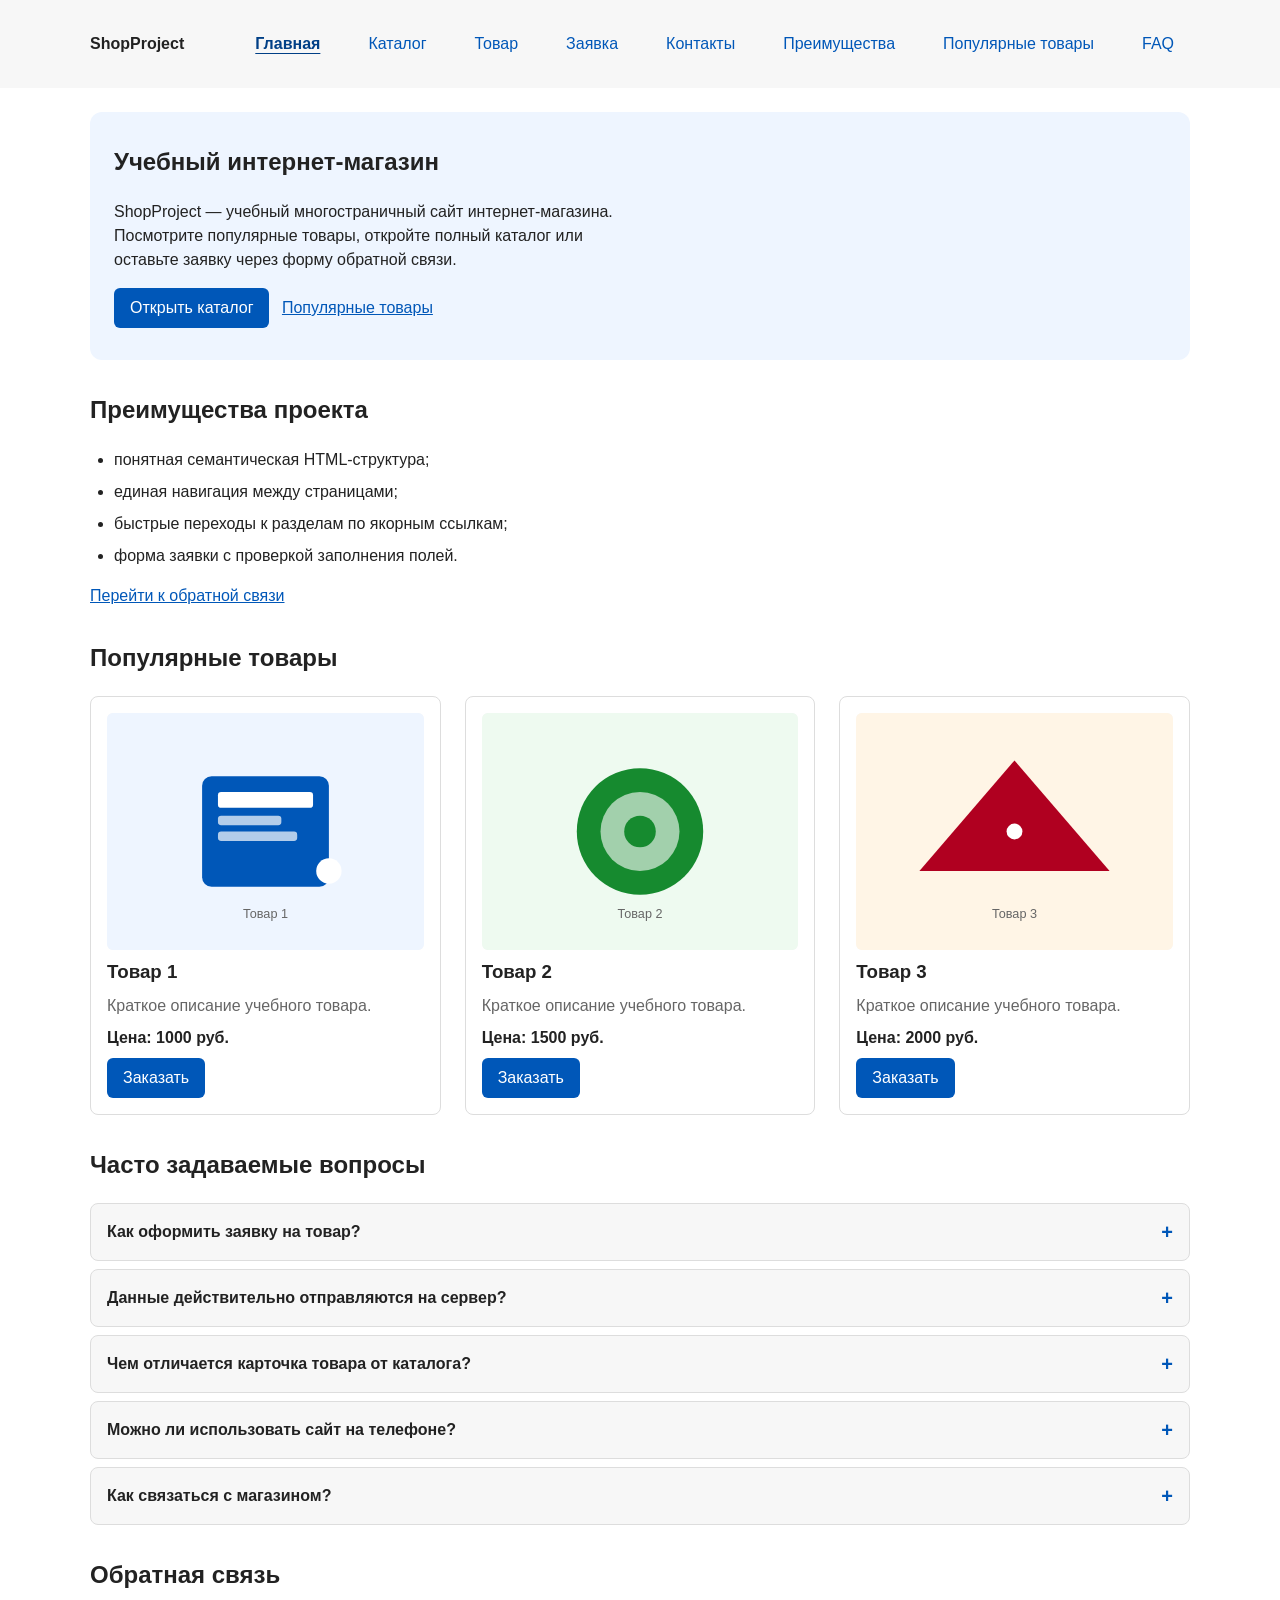
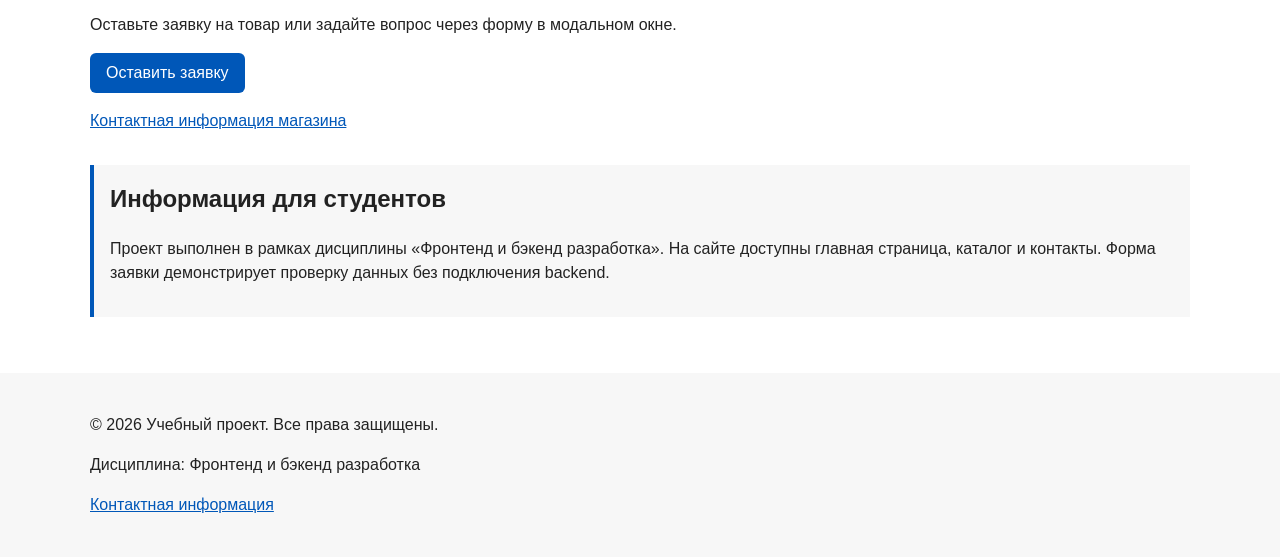
<file: index.html>
<!DOCTYPE html>
<html lang="ru">
<head>
  <meta charset="UTF-8">
  <meta name="viewport" content="width=device-width, initial-scale=1.0">
  <meta name="description" content="Учебный интернет-магазин ShopProject: популярные товары, преимущества проекта и форма обратной связи.">
  <title>Главная — Учебный интернет-магазин</title>
  <meta property="og:type" content="website">
  <meta property="og:locale" content="ru_RU">
  <meta property="og:site_name" content="ShopProject">
  <meta property="og:title" content="Главная — Учебный интернет-магазин">
  <meta property="og:description" content="Учебный интернет-магазин ShopProject: популярные товары, преимущества проекта и форма обратной связи.">
  <meta property="og:url" content="https://npeac-h.github.io/kr1-html-css-shop/">
  <meta property="og:image" content="https://npeac-h.github.io/kr1-html-css-shop/images/preview.jpg">
  <meta property="og:image:width" content="1200">
  <meta property="og:image:height" content="630">
  <meta property="og:image:alt" content="ShopProject — учебный интернет-магазин">
  <link rel="stylesheet" href="css/style.css">
  <script src="js/main.js" defer></script>
</head>
<body>
  <header class="site-header">
    <div class="site-header__inner">
      <a class="site-header__logo" href="index.html">ShopProject</a>
      <nav class="site-nav" aria-label="Основная навигация">
        <ul class="site-nav__list">
          <li class="site-nav__item">
            <a class="site-nav__link site-nav__link--active" href="index.html" aria-current="page">Главная</a>
          </li>
          <li class="site-nav__item">
            <a class="site-nav__link" href="catalog.html">Каталог</a>
          </li>
          <li class="site-nav__item">
            <a class="site-nav__link" href="product.html">Товар</a>
          </li>
          <li class="site-nav__item">
            <a class="site-nav__link" href="order.html">Заявка</a>
          </li>
          <li class="site-nav__item">
            <a class="site-nav__link" href="contacts.html">Контакты</a>
          </li>
          <li class="site-nav__item">
            <a class="site-nav__link" href="#advantages">Преимущества</a>
          </li>
          <li class="site-nav__item">
            <a class="site-nav__link" href="#popular">Популярные товары</a>
          </li>
          <li class="site-nav__item">
            <a class="site-nav__link" href="#faq">FAQ</a>
          </li>
        </ul>
      </nav>
    </div>
  </header>

  <main>
    <section class="hero">
      <h1 class="hero__title">Учебный интернет-магазин</h1>
      <p class="hero__description">
        ShopProject — учебный многостраничный сайт интернет-магазина.
        Посмотрите популярные товары, откройте полный каталог
        или оставьте заявку через форму обратной связи.
      </p>
      <a class="button button--primary" href="catalog.html">Открыть каталог</a>
      <a class="hero__link" href="#popular">Популярные товары</a>
    </section>

    <section class="section" id="advantages">
      <h2 class="section__title">Преимущества проекта</h2>
      <ul class="advantages__list">
        <li class="advantages__item">понятная семантическая HTML-структура;</li>
        <li class="advantages__item">единая навигация между страницами;</li>
        <li class="advantages__item">быстрые переходы к разделам по якорным ссылкам;</li>
        <li class="advantages__item">форма заявки с проверкой заполнения полей.</li>
      </ul>
      <a href="#contacts">Перейти к обратной связи</a>
    </section>

    <section class="section" id="popular">
      <h2 class="section__title">Популярные товары</h2>
      <div class="products-grid">
        <article class="product-card">
          <img
            class="product-card__image"
            src="images/product-1.svg"
            alt="Изображение товара 1"
            width="400"
            height="300"
            loading="lazy"
          >
          <h3 class="product-card__title">Товар 1</h3>
          <p class="product-card__description">Краткое описание учебного товара.</p>
          <p class="product-card__price">Цена: 1000 руб.</p>
          <button class="button button--primary product-card__button" type="button" data-product="Товар 1">
            Заказать
          </button>
        </article>

        <article class="product-card">
          <img
            class="product-card__image"
            src="images/product-2.svg"
            alt="Изображение товара 2"
            width="400"
            height="300"
            loading="lazy"
          >
          <h3 class="product-card__title">Товар 2</h3>
          <p class="product-card__description">Краткое описание учебного товара.</p>
          <p class="product-card__price">Цена: 1500 руб.</p>
          <button class="button button--primary product-card__button" type="button" data-product="Товар 2">
            Заказать
          </button>
        </article>

        <article class="product-card">
          <img
            class="product-card__image"
            src="images/product-3.svg"
            alt="Изображение товара 3"
            width="400"
            height="300"
            loading="lazy"
          >
          <h3 class="product-card__title">Товар 3</h3>
          <p class="product-card__description">Краткое описание учебного товара.</p>
          <p class="product-card__price">Цена: 2000 руб.</p>
          <button class="button button--primary product-card__button" type="button" data-product="Товар 3">
            Заказать
          </button>
        </article>
      </div>
    </section>

    <section class="section faq" id="faq">
      <h2 class="section__title">Часто задаваемые вопросы</h2>

      <details class="faq__item">
        <summary class="faq__question">Как оформить заявку на товар?</summary>
        <div class="faq__answer">
          <p>
            Нажмите кнопку «Заказать» в карточке товара — откроется модальное окно
            с формой заявки. Либо перейдите на страницу
            <a href="order.html">Заявка</a> и заполните форму прямо на странице.
          </p>
        </div>
      </details>

      <details class="faq__item">
        <summary class="faq__question">Данные действительно отправляются на сервер?</summary>
        <div class="faq__answer">
          <p>
            Нет. Это учебный проект: форма проверяет заполнение полей и показывает
            сообщение об успехе, но данные никуда не отправляются — backend не подключён.
          </p>
        </div>
      </details>

      <details class="faq__item">
        <summary class="faq__question">Чем отличается карточка товара от каталога?</summary>
        <div class="faq__answer">
          <p>
            <a href="catalog.html">Каталог</a> показывает список товаров сеткой,
            а <a href="product.html">карточка товара</a> — подробную информацию
            о конкретной позиции: описание, цену и таблицу характеристик.
          </p>
        </div>
      </details>

      <details class="faq__item">
        <summary class="faq__question">Можно ли использовать сайт на телефоне?</summary>
        <div class="faq__answer">
          <p>
            Да. Сетка карточек и раскладка каталога адаптируются под ширину экрана:
            на узких устройствах карточки выстраиваются в одну колонку,
            а фильтры перемещаются над списком товаров.
          </p>
        </div>
      </details>

      <details class="faq__item">
        <summary class="faq__question">Как связаться с магазином?</summary>
        <div class="faq__answer">
          <p>
            Телефон и e-mail указаны на <a href="contacts.html">странице контактов</a>.
            Там же можно перейти к форме заявки.
          </p>
        </div>
      </details>
    </section>

    <section class="section" id="contacts">
      <h2 class="section__title">Обратная связь</h2>
      <p>Оставьте заявку на товар или задайте вопрос через форму в модальном окне.</p>
      <button class="button button--primary" type="button" data-open-order>Оставить заявку</button>
      <p><a href="contacts.html">Контактная информация магазина</a></p>
      <p
        class="success-message"
        id="success-message"
        role="status"
        aria-live="polite"
        hidden
      >
        Заявка проверена. В учебной версии данные не отправляются на сервер.
      </p>
    </section>

    <aside class="aside-info">
      <h2 class="aside-info__title">Информация для студентов</h2>
      <p>
        Проект выполнен в рамках дисциплины «Фронтенд и бэкенд разработка».
        На сайте доступны главная страница, каталог и контакты.
        Форма заявки демонстрирует проверку данных без подключения backend.
      </p>
    </aside>
  </main>

  <footer class="site-footer">
    <div class="site-footer__inner">
      <p>&copy; 2026 Учебный проект. Все права защищены.</p>
      <p>Дисциплина: Фронтенд и бэкенд разработка</p>
      <p><a href="contacts.html">Контактная информация</a></p>
    </div>
  </footer>

  <dialog
    class="order-dialog"
    id="order-dialog"
    aria-labelledby="order-dialog-title"
    aria-describedby="order-dialog-description"
  >
    <h2 class="order-dialog__title" id="order-dialog-title" tabindex="-1" autofocus>Оформление заявки</h2>

    <p id="order-dialog-description" class="order-dialog__description">
      Заполните форму — мы свяжемся с вами для уточнения деталей заказа.
      Поля, отмеченные звёздочкой, обязательны.
    </p>

    <form class="order-form" id="order-form" action="#" method="post" novalidate>
      <input id="selected-product" name="selected-product" type="hidden">

      <div class="order-form__field">
        <label class="order-form__label" for="order-name">Имя *</label>
        <input
          class="order-form__input"
          id="order-name"
          name="name"
          type="text"
          placeholder="Введите ваше имя"
          minlength="2"
          autocomplete="given-name"
          required
          aria-required="true"
          aria-invalid="false"
        >
      </div>

      <div class="order-form__field">
        <label class="order-form__label" for="order-email">E-mail *</label>
        <input
          class="order-form__input"
          id="order-email"
          name="email"
          type="email"
          placeholder="example@mail.ru"
          autocomplete="email"
          required
          aria-required="true"
          aria-invalid="false"
        >
      </div>

      <div class="order-form__field">
        <label class="order-form__label" for="order-phone">Телефон *</label>
        <input
          class="order-form__input"
          id="order-phone"
          name="phone"
          type="tel"
          inputmode="tel"
          placeholder="+7 (900) 000-00-00"
          pattern="^\+7 \(\d{3}\) \d{3}-\d{2}-\d{2}$"
          autocomplete="tel"
          required
          aria-required="true"
          aria-invalid="false"
          aria-describedby="order-phone-hint"
        >
        <small class="order-form__hint" id="order-phone-hint">Формат: +7 (900) 000-00-00</small>
      </div>

      <div class="order-form__field">
        <label class="order-form__label" for="order-date">Дата связи</label>
        <input
          class="order-form__input"
          id="order-date"
          name="date"
          type="date"
          aria-invalid="false"
        >
      </div>

      <div class="order-form__field">
        <label class="order-form__label" for="order-topic">Тема заявки *</label>
        <select
          class="order-form__input"
          id="order-topic"
          name="topic"
          required
          aria-required="true"
          aria-invalid="false"
        >
          <option value="">Выберите тему</option>
          <option value="product">Заказ товара</option>
          <option value="consultation">Консультация</option>
          <option value="delivery">Доставка</option>
        </select>
      </div>

      <div class="order-form__field">
        <label class="order-form__label" for="order-comment">Комментарий</label>
        <textarea
          class="order-form__input"
          id="order-comment"
          name="comment"
          rows="4"
          placeholder="Укажите дополнительную информацию"
          aria-invalid="false"
        ></textarea>
      </div>

      <div class="order-form__field order-form__field--checkbox">
        <label class="order-form__label order-form__label--checkbox">
          <input
            id="order-agreement"
            name="agreement"
            type="checkbox"
            required
            aria-required="true"
            aria-invalid="false"
          >
          Я согласен на обработку данных *
        </label>
      </div>

      <div class="order-form__actions">
        <button class="button button--secondary" type="button" id="close-order-dialog">Закрыть</button>
        <button class="button button--primary" type="submit">Отправить заявку</button>
      </div>
    </form>
  </dialog>

  <button class="to-top" type="button" aria-label="Наверх" hidden>↑</button>
</body>
</html>
</file>
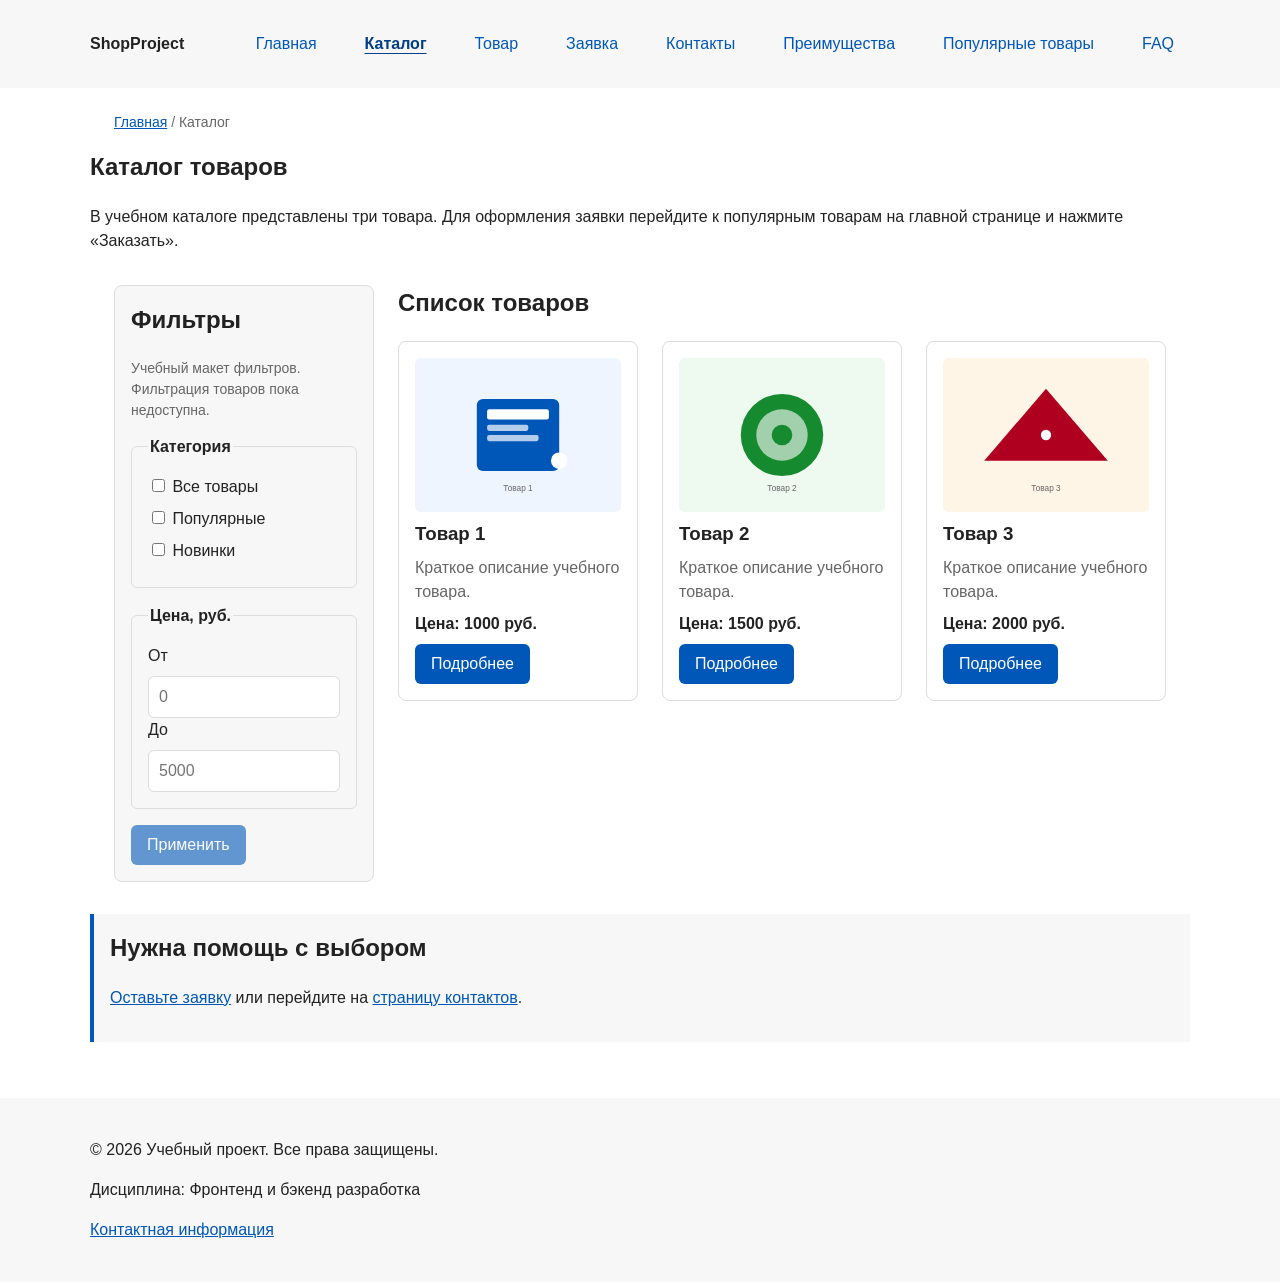
<file: catalog.html>
<!DOCTYPE html>
<html lang="ru">
<head>
  <meta charset="UTF-8">
  <meta name="viewport" content="width=device-width, initial-scale=1.0">
  <meta name="description" content="Каталог товаров ShopProject: описания, цены и переход к оформлению заявки на главной странице.">
  <title>Каталог товаров — Учебный интернет-магазин</title>
  <meta property="og:type" content="website">
  <meta property="og:locale" content="ru_RU">
  <meta property="og:site_name" content="ShopProject">
  <meta property="og:title" content="Каталог товаров — Учебный интернет-магазин">
  <meta property="og:description" content="Каталог товаров ShopProject: описания, цены и переход к оформлению заявки на главной странице.">
  <meta property="og:url" content="https://npeac-h.github.io/kr1-html-css-shop/catalog.html">
  <meta property="og:image" content="https://npeac-h.github.io/kr1-html-css-shop/images/preview.jpg">
  <meta property="og:image:width" content="1200">
  <meta property="og:image:height" content="630">
  <meta property="og:image:alt" content="ShopProject — учебный интернет-магазин">
  <link rel="stylesheet" href="css/style.css">
  <script src="js/main.js" defer></script>
</head>
<body>
  <header class="site-header">
    <div class="site-header__inner">
      <a class="site-header__logo" href="index.html">ShopProject</a>
      <nav class="site-nav" aria-label="Основная навигация">
        <ul class="site-nav__list">
          <li class="site-nav__item">
            <a class="site-nav__link" href="index.html">Главная</a>
          </li>
          <li class="site-nav__item">
            <a class="site-nav__link site-nav__link--active" href="catalog.html" aria-current="page">Каталог</a>
          </li>
          <li class="site-nav__item">
            <a class="site-nav__link" href="product.html">Товар</a>
          </li>
          <li class="site-nav__item">
            <a class="site-nav__link" href="order.html">Заявка</a>
          </li>
          <li class="site-nav__item">
            <a class="site-nav__link" href="contacts.html">Контакты</a>
          </li>
          <li class="site-nav__item">
            <a class="site-nav__link" href="index.html#advantages">Преимущества</a>
          </li>
          <li class="site-nav__item">
            <a class="site-nav__link" href="index.html#popular">Популярные товары</a>
          </li>
          <li class="site-nav__item">
            <a class="site-nav__link" href="index.html#faq">FAQ</a>
          </li>
        </ul>
      </nav>
    </div>
  </header>

  <main>
    <nav class="breadcrumbs" aria-label="Хлебные крошки">
      <a class="breadcrumbs__link" href="index.html">Главная</a>
      <span class="breadcrumbs__current" aria-current="page">Каталог</span>
    </nav>

    <section class="section">
      <h1 class="section__title">Каталог товаров</h1>
      <p>
        В учебном каталоге представлены три товара.
        Для оформления заявки перейдите к популярным товарам
        на главной странице и нажмите «Заказать».
      </p>
    </section>

    <div class="catalog-layout">
      <aside class="catalog-filters" aria-labelledby="filters-title">
        <h2 class="catalog-filters__title" id="filters-title">Фильтры</h2>
        <p id="filters-note" class="catalog-filters__note">
          Учебный макет фильтров. Фильтрация товаров пока недоступна.
        </p>
        <form class="catalog-filters__form" action="catalog.html" method="get" aria-describedby="filters-note">
          <fieldset class="catalog-filters__group">
            <legend class="catalog-filters__legend">Категория</legend>
            <label class="catalog-filters__option">
              <input type="checkbox" name="category" value="all">
              Все товары
            </label>
            <label class="catalog-filters__option">
              <input type="checkbox" name="category" value="popular">
              Популярные
            </label>
            <label class="catalog-filters__option">
              <input type="checkbox" name="category" value="new">
              Новинки
            </label>
          </fieldset>

          <fieldset class="catalog-filters__group">
            <legend class="catalog-filters__legend">Цена, руб.</legend>
            <label class="catalog-filters__label" for="price-from">От</label>
            <input class="catalog-filters__input" id="price-from" name="price-from" type="number" min="0" placeholder="0">
            <label class="catalog-filters__label" for="price-to">До</label>
            <input class="catalog-filters__input" id="price-to" name="price-to" type="number" min="0" placeholder="5000">
          </fieldset>

          <button class="button button--primary" type="submit" disabled>Применить</button>
        </form>
      </aside>

      <section class="catalog-products" aria-labelledby="products-title">
        <h2 class="catalog-products__title" id="products-title">Список товаров</h2>
        <div class="products-grid">
          <article class="product-card">
            <img
              class="product-card__image"
              src="images/product-1.svg"
              alt="Изображение товара 1"
              width="400"
              height="300"
              loading="lazy"
            >
            <h3 class="product-card__title">Товар 1</h3>
            <p class="product-card__description">Краткое описание учебного товара.</p>
            <p class="product-card__price">Цена: 1000 руб.</p>
            <a class="button button--primary product-card__link" href="product.html">Подробнее</a>
          </article>

          <article class="product-card">
            <img
              class="product-card__image"
              src="images/product-2.svg"
              alt="Изображение товара 2"
              width="400"
              height="300"
              loading="lazy"
            >
            <h3 class="product-card__title">Товар 2</h3>
            <p class="product-card__description">Краткое описание учебного товара.</p>
            <p class="product-card__price">Цена: 1500 руб.</p>
            <a class="button button--primary product-card__link" href="product.html">Подробнее</a>
          </article>

          <article class="product-card">
            <img
              class="product-card__image"
              src="images/product-3.svg"
              alt="Изображение товара 3"
              width="400"
              height="300"
              loading="lazy"
            >
            <h3 class="product-card__title">Товар 3</h3>
            <p class="product-card__description">Краткое описание учебного товара.</p>
            <p class="product-card__price">Цена: 2000 руб.</p>
            <a class="button button--primary product-card__link" href="product.html">Подробнее</a>
          </article>
        </div>
      </section>
    </div>

    <aside class="aside-info">
      <h2 class="aside-info__title">Нужна помощь с выбором</h2>
      <p>
        <a href="order.html">Оставьте заявку</a>
        или перейдите на <a href="contacts.html">страницу контактов</a>.
      </p>
    </aside>
  </main>

  <footer class="site-footer">
    <div class="site-footer__inner">
      <p>&copy; 2026 Учебный проект. Все права защищены.</p>
      <p>Дисциплина: Фронтенд и бэкенд разработка</p>
      <p><a href="contacts.html">Контактная информация</a></p>
    </div>
  </footer>

  <button class="to-top" type="button" aria-label="Наверх" hidden>↑</button>
</body>
</html>
</file>
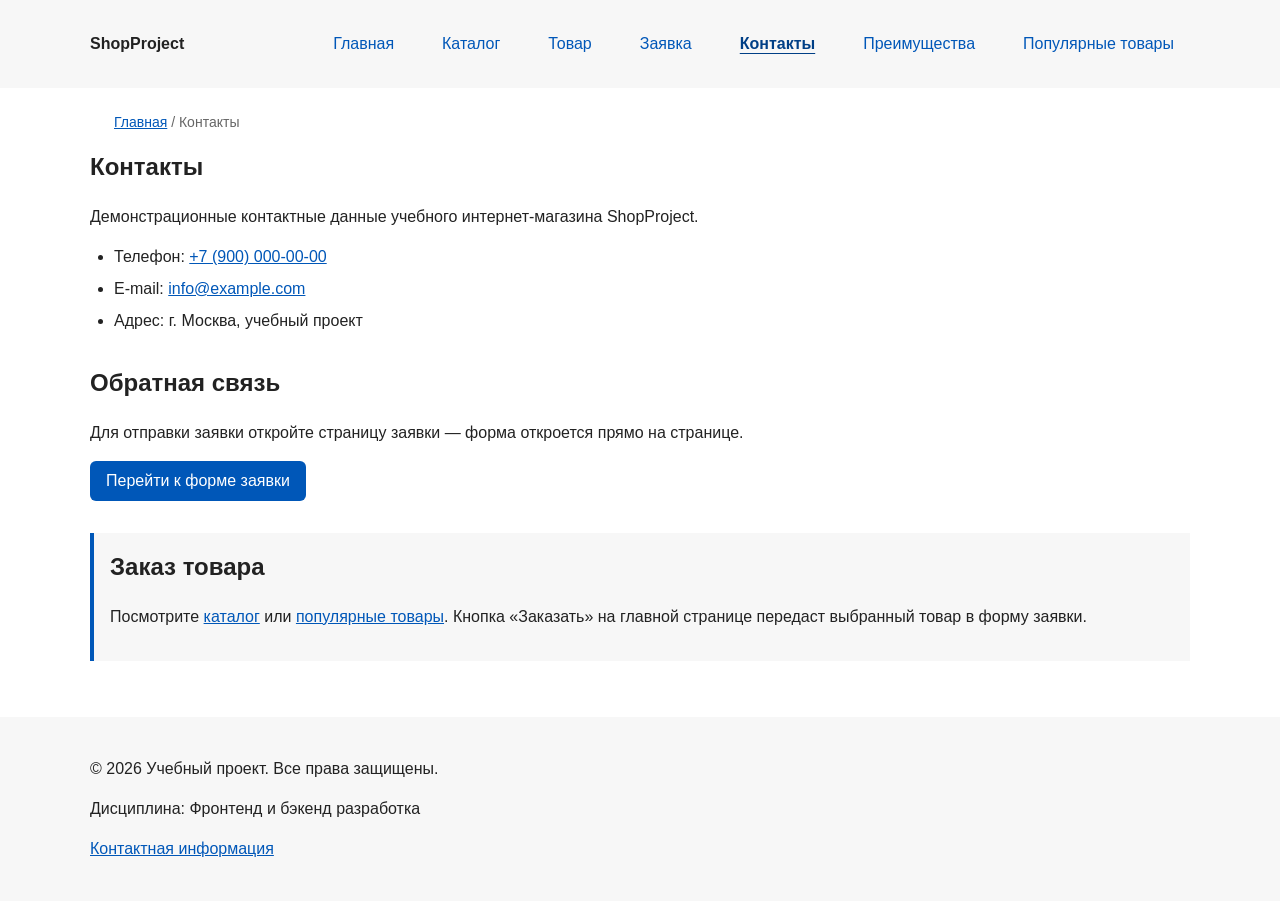
<file: contacts.html>
<!DOCTYPE html>
<html lang="ru">
<head>
  <meta charset="UTF-8">
  <meta name="viewport" content="width=device-width, initial-scale=1.0">
  <meta name="description" content="Контакты учебного магазина ShopProject: телефон, электронная почта, адрес и переход к форме обратной связи.">
  <title>Контакты — Учебный интернет-магазин</title>
  <meta property="og:type" content="website">
  <meta property="og:locale" content="ru_RU">
  <meta property="og:site_name" content="ShopProject">
  <meta property="og:title" content="Контакты — Учебный интернет-магазин">
  <meta property="og:description" content="Контакты учебного магазина ShopProject: телефон, электронная почта, адрес и переход к форме обратной связи.">
  <meta property="og:url" content="https://npeac-h.github.io/kr1-html-css-shop/contacts.html">
  <meta property="og:image" content="https://npeac-h.github.io/kr1-html-css-shop/images/preview.jpg">
  <meta property="og:image:width" content="1200">
  <meta property="og:image:height" content="630">
  <meta property="og:image:alt" content="ShopProject — учебный интернет-магазин">
  <link rel="stylesheet" href="css/style.css">
  <script src="js/main.js" defer></script>
</head>
<body>
  <header class="site-header">
    <div class="site-header__inner">
      <a class="site-header__logo" href="index.html">ShopProject</a>
      <nav class="site-nav" aria-label="Основная навигация">
        <ul class="site-nav__list">
          <li class="site-nav__item">
            <a class="site-nav__link" href="index.html">Главная</a>
          </li>
          <li class="site-nav__item">
            <a class="site-nav__link" href="catalog.html">Каталог</a>
          </li>
          <li class="site-nav__item">
            <a class="site-nav__link" href="product.html">Товар</a>
          </li>
          <li class="site-nav__item">
            <a class="site-nav__link" href="order.html">Заявка</a>
          </li>
          <li class="site-nav__item">
            <a class="site-nav__link site-nav__link--active" href="contacts.html" aria-current="page">Контакты</a>
          </li>
          <li class="site-nav__item">
            <a class="site-nav__link" href="index.html#advantages">Преимущества</a>
          </li>
          <li class="site-nav__item">
            <a class="site-nav__link" href="index.html#popular">Популярные товары</a>
          </li>
        </ul>
      </nav>
    </div>
  </header>

  <main>
    <nav class="breadcrumbs" aria-label="Хлебные крошки">
      <a class="breadcrumbs__link" href="index.html">Главная</a>
      <span class="breadcrumbs__current" aria-current="page">Контакты</span>
    </nav>

    <section class="section">
      <h1 class="section__title">Контакты</h1>
      <p>Демонстрационные контактные данные учебного интернет-магазина ShopProject.</p>
      <address class="contact-details">
        <ul class="contact-details__list">
          <li class="contact-details__item">Телефон: <a href="tel:+79000000000">+7 (900) 000-00-00</a></li>
          <li class="contact-details__item">E-mail: <a href="mailto:info@example.com">info@example.com</a></li>
          <li class="contact-details__item">Адрес: г. Москва, учебный проект</li>
        </ul>
      </address>
    </section>

    <section class="section" id="feedback">
      <h2 class="section__title">Обратная связь</h2>
      <p>
        Для отправки заявки откройте страницу заявки — форма откроется прямо на странице.
      </p>
      <a class="button button--primary" href="order.html">Перейти к форме заявки</a>
    </section>

    <aside class="aside-info">
      <h2 class="aside-info__title">Заказ товара</h2>
      <p>
        Посмотрите <a href="catalog.html">каталог</a> или
        <a href="index.html#popular">популярные товары</a>.
        Кнопка «Заказать» на главной странице передаст выбранный товар в форму заявки.
      </p>
    </aside>
  </main>

  <footer class="site-footer">
    <div class="site-footer__inner">
      <p>&copy; 2026 Учебный проект. Все права защищены.</p>
      <p>Дисциплина: Фронтенд и бэкенд разработка</p>
      <p><a href="contacts.html">Контактная информация</a></p>
    </div>
  </footer>

  <button class="to-top" type="button" aria-label="Наверх" hidden>↑</button>
</body>
</html>
</file>
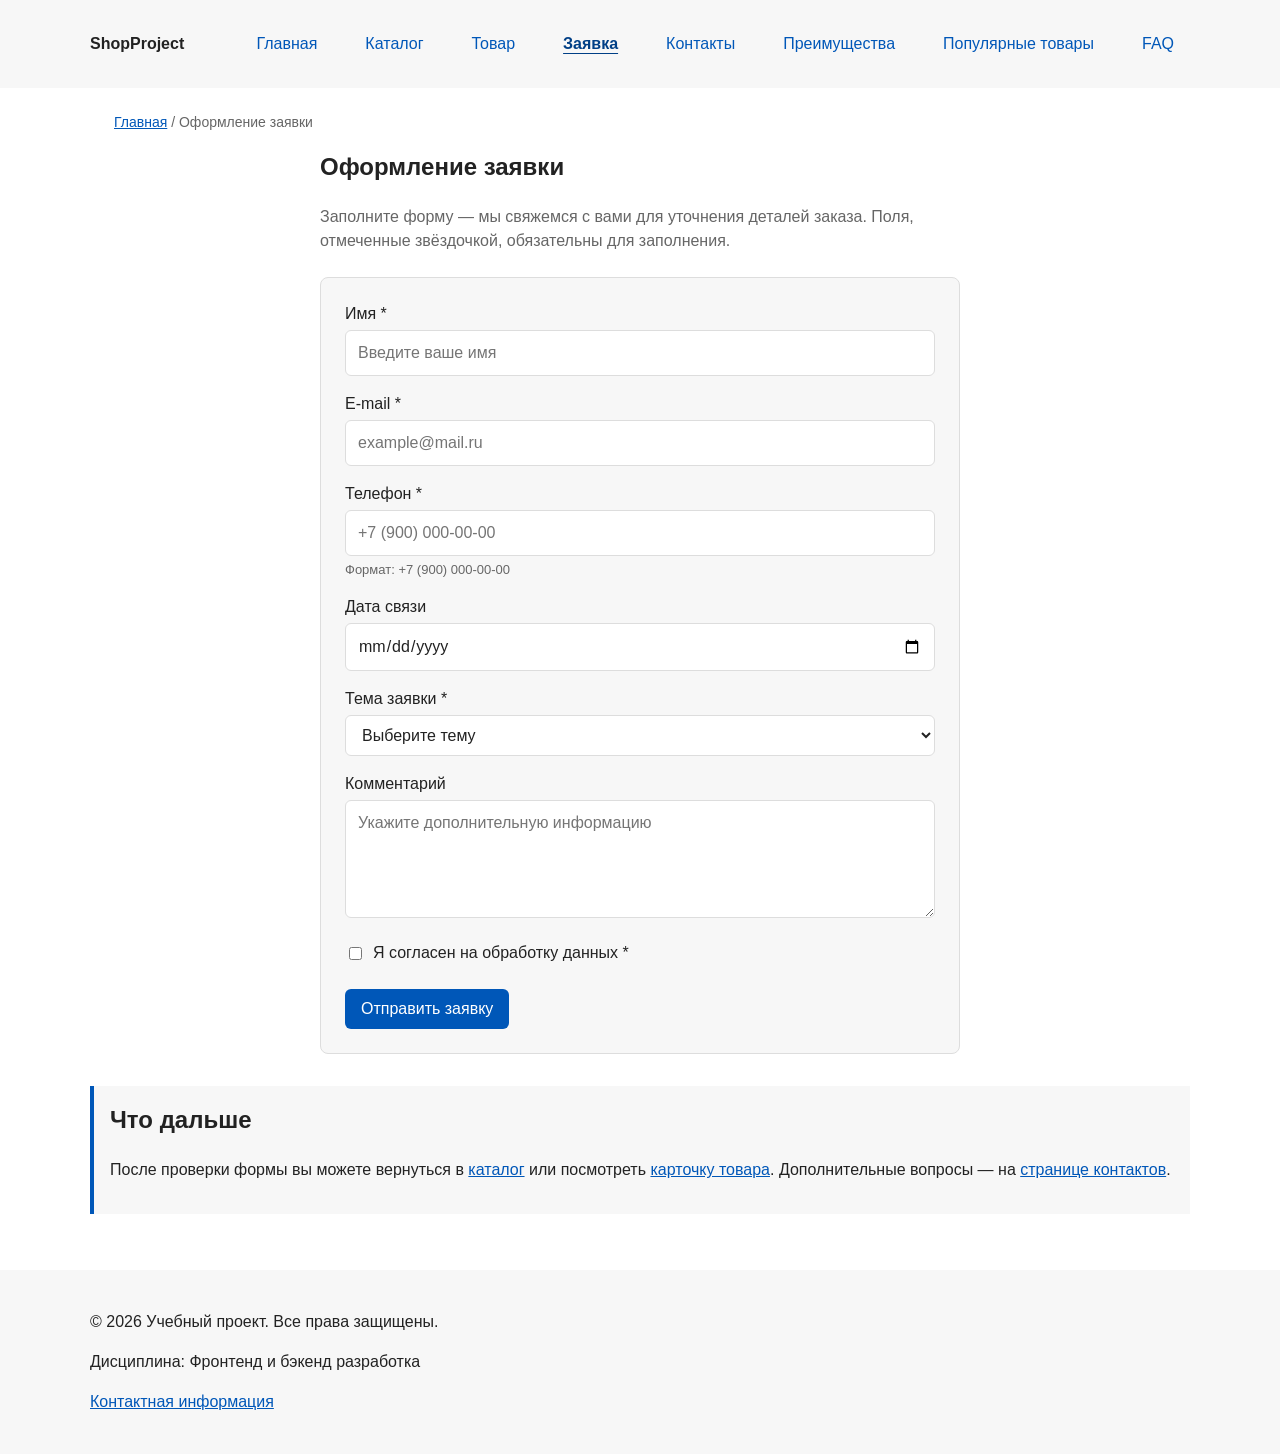
<file: order.html>
<!DOCTYPE html>
<html lang="ru">
<head>
  <meta charset="UTF-8">
  <meta name="viewport" content="width=device-width, initial-scale=1.0">
  <meta name="description" content="Оформление заявки на товар ShopProject: форма заявки с проверкой полей и сообщением об успешной отправке.">
  <title>Оформление заявки — Учебный интернет-магазин</title>
  <meta property="og:type" content="website">
  <meta property="og:locale" content="ru_RU">
  <meta property="og:site_name" content="ShopProject">
  <meta property="og:title" content="Оформление заявки — Учебный интернет-магазин">
  <meta property="og:description" content="Оформление заявки на товар ShopProject: форма заявки с проверкой полей и сообщением об успешной отправке.">
  <meta property="og:url" content="https://npeac-h.github.io/kr1-html-css-shop/order.html">
  <meta property="og:image" content="https://npeac-h.github.io/kr1-html-css-shop/images/preview.jpg">
  <meta property="og:image:width" content="1200">
  <meta property="og:image:height" content="630">
  <meta property="og:image:alt" content="ShopProject — учебный интернет-магазин">
  <link rel="stylesheet" href="css/style.css">
  <script src="js/main.js" defer></script>
</head>
<body>
  <header class="site-header">
    <div class="site-header__inner">
      <a class="site-header__logo" href="index.html">ShopProject</a>
      <nav class="site-nav" aria-label="Основная навигация">
        <ul class="site-nav__list">
          <li class="site-nav__item">
            <a class="site-nav__link" href="index.html">Главная</a>
          </li>
          <li class="site-nav__item">
            <a class="site-nav__link" href="catalog.html">Каталог</a>
          </li>
          <li class="site-nav__item">
            <a class="site-nav__link" href="product.html">Товар</a>
          </li>
          <li class="site-nav__item">
            <a class="site-nav__link site-nav__link--active" href="order.html" aria-current="page">Заявка</a>
          </li>
          <li class="site-nav__item">
            <a class="site-nav__link" href="contacts.html">Контакты</a>
          </li>
          <li class="site-nav__item">
            <a class="site-nav__link" href="index.html#advantages">Преимущества</a>
          </li>
          <li class="site-nav__item">
            <a class="site-nav__link" href="index.html#popular">Популярные товары</a>
          </li>
          <li class="site-nav__item">
            <a class="site-nav__link" href="index.html#faq">FAQ</a>
          </li>
        </ul>
      </nav>
    </div>
  </header>

  <main>
    <nav class="breadcrumbs" aria-label="Хлебные крошки">
      <a class="breadcrumbs__link" href="index.html">Главная</a>
      <span class="breadcrumbs__current" aria-current="page">Оформление заявки</span>
    </nav>

    <section class="section order-page">
      <h1 class="section__title">Оформление заявки</h1>
      <p class="order-page__lead">
        Заполните форму — мы свяжемся с вами для уточнения деталей заказа.
        Поля, отмеченные звёздочкой, обязательны для заполнения.
      </p>

      <form class="order-form" id="order-form-page" action="#" method="post" novalidate>
        <input id="selected-product-page" name="selected-product" type="hidden">

        <div class="order-form__field">
          <label class="order-form__label" for="page-order-name">Имя *</label>
          <input
            class="order-form__input"
            id="page-order-name"
            name="name"
            type="text"
            placeholder="Введите ваше имя"
            minlength="2"
            autocomplete="given-name"
            required
            aria-required="true"
            aria-invalid="false"
          >
        </div>

        <div class="order-form__field">
          <label class="order-form__label" for="page-order-email">E-mail *</label>
          <input
            class="order-form__input"
            id="page-order-email"
            name="email"
            type="email"
            placeholder="example@mail.ru"
            autocomplete="email"
            required
            aria-required="true"
            aria-invalid="false"
          >
        </div>

        <div class="order-form__field">
          <label class="order-form__label" for="page-order-phone">Телефон *</label>
          <input
            class="order-form__input"
            id="page-order-phone"
            name="phone"
            type="tel"
            inputmode="tel"
            placeholder="+7 (900) 000-00-00"
            pattern="^\+7 \(\d{3}\) \d{3}-\d{2}-\d{2}$"
            autocomplete="tel"
            required
            aria-required="true"
            aria-invalid="false"
            aria-describedby="page-order-phone-hint"
          >
          <small class="order-form__hint" id="page-order-phone-hint">Формат: +7 (900) 000-00-00</small>
        </div>

        <div class="order-form__field">
          <label class="order-form__label" for="page-order-date">Дата связи</label>
          <input
            class="order-form__input"
            id="page-order-date"
            name="date"
            type="date"
            aria-invalid="false"
          >
        </div>

        <div class="order-form__field">
          <label class="order-form__label" for="page-order-topic">Тема заявки *</label>
          <select
            class="order-form__input"
            id="page-order-topic"
            name="topic"
            required
            aria-required="true"
            aria-invalid="false"
          >
            <option value="">Выберите тему</option>
            <option value="product">Заказ товара</option>
            <option value="consultation">Консультация</option>
            <option value="delivery">Доставка</option>
          </select>
        </div>

        <div class="order-form__field">
          <label class="order-form__label" for="page-order-comment">Комментарий</label>
          <textarea
            class="order-form__input"
            id="page-order-comment"
            name="comment"
            rows="4"
            placeholder="Укажите дополнительную информацию"
            aria-invalid="false"
          ></textarea>
        </div>

        <div class="order-form__field order-form__field--checkbox">
          <label class="order-form__label order-form__label--checkbox">
            <input
              id="page-order-agreement"
              name="agreement"
              type="checkbox"
              required
              aria-required="true"
              aria-invalid="false"
            >
            Я согласен на обработку данных *
          </label>
        </div>

        <div class="order-form__actions">
          <button class="button button--primary" type="submit">Отправить заявку</button>
        </div>
      </form>

      <p
        class="success-message"
        id="success-message-page"
        role="status"
        aria-live="polite"
        hidden
      >
        Заявка проверена. В учебной версии данные не отправляются на сервер.
      </p>
    </section>

    <aside class="aside-info">
      <h2 class="aside-info__title">Что дальше</h2>
      <p>
        После проверки формы вы можете вернуться в
        <a href="catalog.html">каталог</a> или посмотреть
        <a href="product.html">карточку товара</a>.
        Дополнительные вопросы — на <a href="contacts.html">странице контактов</a>.
      </p>
    </aside>
  </main>

  <footer class="site-footer">
    <div class="site-footer__inner">
      <p>&copy; 2026 Учебный проект. Все права защищены.</p>
      <p>Дисциплина: Фронтенд и бэкенд разработка</p>
      <p><a href="contacts.html">Контактная информация</a></p>
    </div>
  </footer>

  <button class="to-top" type="button" aria-label="Наверх" hidden>↑</button>
</body>
</html>
</file>
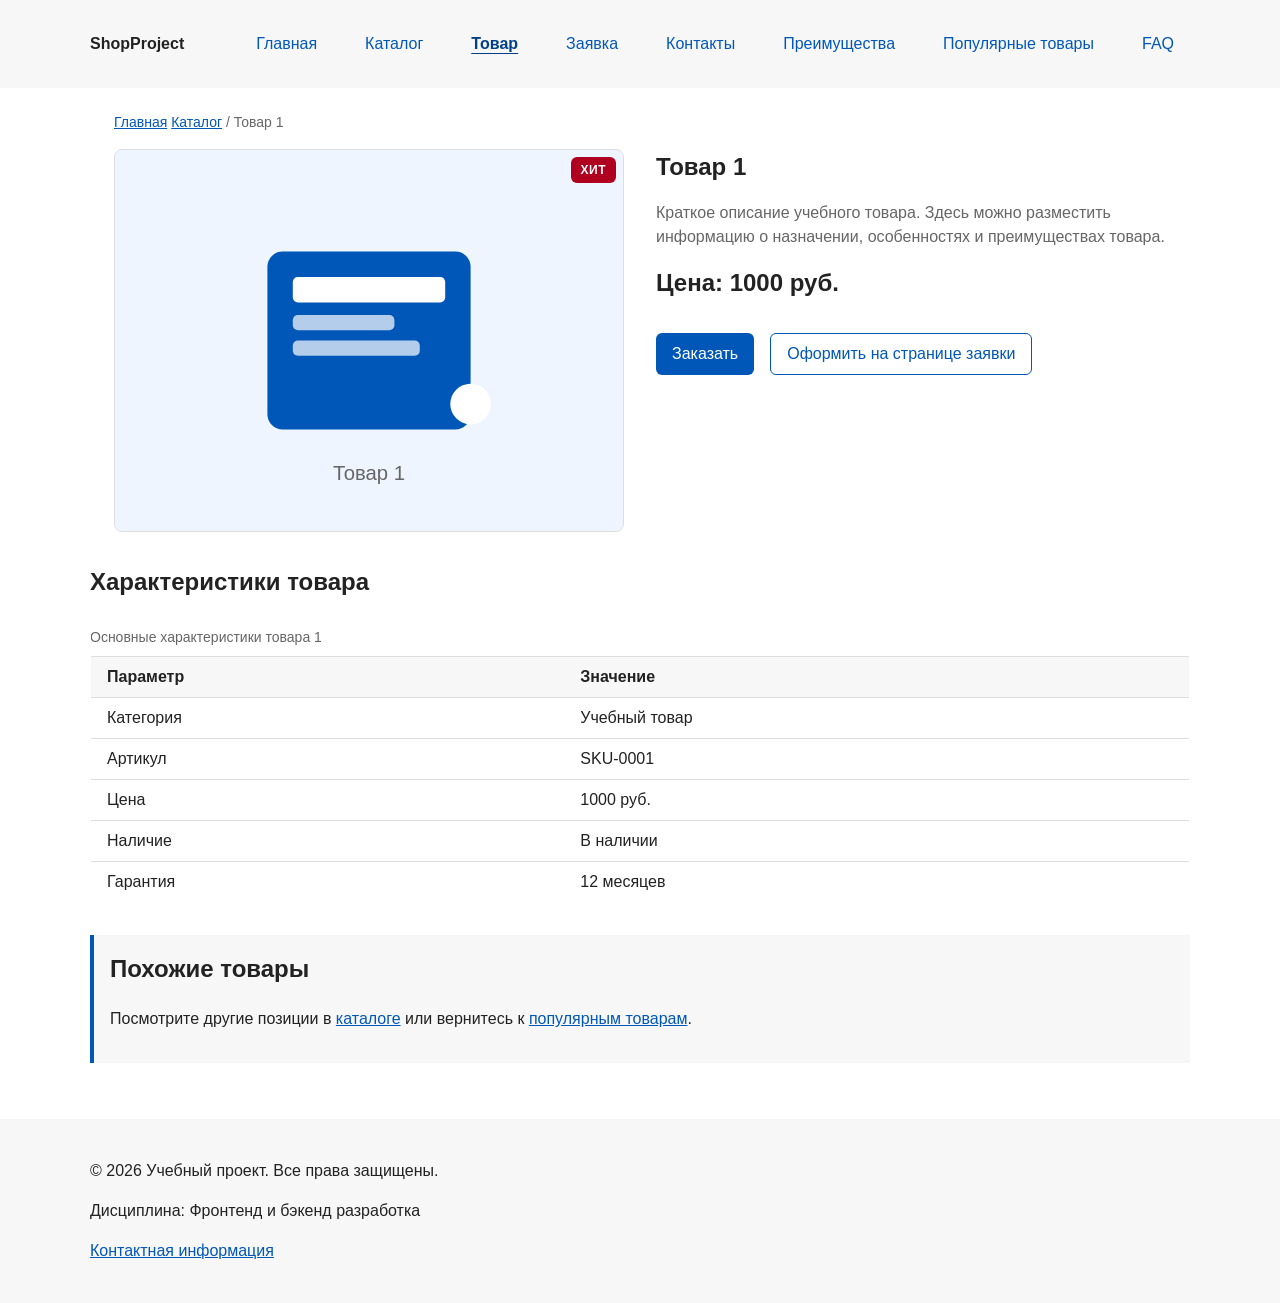
<file: product.html>
<!DOCTYPE html>
<html lang="ru">
<head>
  <meta charset="UTF-8">
  <meta name="viewport" content="width=device-width, initial-scale=1.0">
  <meta name="description" content="Карточка товара ShopProject: описание, характеристики, цена и оформление заявки.">
  <title>Карточка товара — Учебный интернет-магазин</title>
  <meta property="og:type" content="website">
  <meta property="og:locale" content="ru_RU">
  <meta property="og:site_name" content="ShopProject">
  <meta property="og:title" content="Карточка товара — Учебный интернет-магазин">
  <meta property="og:description" content="Карточка товара ShopProject: описание, характеристики, цена и оформление заявки.">
  <meta property="og:url" content="https://npeac-h.github.io/kr1-html-css-shop/product.html">
  <meta property="og:image" content="https://npeac-h.github.io/kr1-html-css-shop/images/preview.jpg">
  <meta property="og:image:width" content="1200">
  <meta property="og:image:height" content="630">
  <meta property="og:image:alt" content="ShopProject — учебный интернет-магазин">
  <link rel="stylesheet" href="css/style.css">
  <script src="js/main.js" defer></script>
</head>
<body>
  <header class="site-header">
    <div class="site-header__inner">
      <a class="site-header__logo" href="index.html">ShopProject</a>
      <nav class="site-nav" aria-label="Основная навигация">
        <ul class="site-nav__list">
          <li class="site-nav__item">
            <a class="site-nav__link" href="index.html">Главная</a>
          </li>
          <li class="site-nav__item">
            <a class="site-nav__link" href="catalog.html">Каталог</a>
          </li>
          <li class="site-nav__item">
            <a class="site-nav__link site-nav__link--active" href="product.html" aria-current="page">Товар</a>
          </li>
          <li class="site-nav__item">
            <a class="site-nav__link" href="order.html">Заявка</a>
          </li>
          <li class="site-nav__item">
            <a class="site-nav__link" href="contacts.html">Контакты</a>
          </li>
          <li class="site-nav__item">
            <a class="site-nav__link" href="index.html#advantages">Преимущества</a>
          </li>
          <li class="site-nav__item">
            <a class="site-nav__link" href="index.html#popular">Популярные товары</a>
          </li>
          <li class="site-nav__item">
            <a class="site-nav__link" href="index.html#faq">FAQ</a>
          </li>
        </ul>
      </nav>
    </div>
  </header>

  <main>
    <nav class="breadcrumbs" aria-label="Хлебные крошки">
      <a class="breadcrumbs__link" href="index.html">Главная</a>
      <a class="breadcrumbs__link" href="catalog.html">Каталог</a>
      <span class="breadcrumbs__current" aria-current="page">Товар 1</span>
    </nav>

    <article class="product-detail">
      <div class="product-detail__image-wrap">
        <span class="product-detail__badge">Хит</span>
        <img
          class="product-detail__image"
          src="images/product-1.svg"
          alt="Изображение товара 1"
          width="400"
          height="300"
        >
      </div>

      <div class="product-detail__info">
        <h1 class="product-detail__title">Товар 1</h1>
        <p class="product-detail__description">
          Краткое описание учебного товара. Здесь можно разместить информацию
          о назначении, особенностях и преимуществах товара.
        </p>
        <p class="product-detail__price">Цена: 1000 руб.</p>

        <div class="product-detail__actions">
          <button
            class="button button--primary"
            type="button"
            data-open-order
            data-product="Товар 1"
          >
            Заказать
          </button>
          <a class="button button--secondary" href="order.html">Оформить на странице заявки</a>
        </div>
      </div>
    </article>

    <section class="section">
      <h2 class="section__title">Характеристики товара</h2>
      <table class="product-table">
        <caption>Основные характеристики товара 1</caption>
        <thead>
          <tr>
            <th scope="col">Параметр</th>
            <th scope="col">Значение</th>
          </tr>
        </thead>
        <tbody>
          <tr>
            <td>Категория</td>
            <td>Учебный товар</td>
          </tr>
          <tr>
            <td>Артикул</td>
            <td>SKU-0001</td>
          </tr>
          <tr>
            <td>Цена</td>
            <td>1000 руб.</td>
          </tr>
          <tr>
            <td>Наличие</td>
            <td>В наличии</td>
          </tr>
          <tr>
            <td>Гарантия</td>
            <td>12 месяцев</td>
          </tr>
        </tbody>
      </table>
    </section>

    <aside class="aside-info">
      <h2 class="aside-info__title">Похожие товары</h2>
      <p>
        Посмотрите другие позиции в <a href="catalog.html">каталоге</a>
        или вернитесь к <a href="index.html#popular">популярным товарам</a>.
      </p>
    </aside>
  </main>

  <footer class="site-footer">
    <div class="site-footer__inner">
      <p>&copy; 2026 Учебный проект. Все права защищены.</p>
      <p>Дисциплина: Фронтенд и бэкенд разработка</p>
      <p><a href="contacts.html">Контактная информация</a></p>
    </div>
  </footer>

  <dialog
    class="order-dialog"
    id="order-dialog"
    aria-labelledby="order-dialog-title"
    aria-describedby="order-dialog-description"
  >
    <h2 class="order-dialog__title" id="order-dialog-title" tabindex="-1" autofocus>Оформление заявки</h2>

    <p id="order-dialog-description" class="order-dialog__description">
      Заполните форму — мы свяжемся с вами для уточнения деталей заказа.
      Поля, отмеченные звёздочкой, обязательны.
    </p>

    <form class="order-form" id="order-form" action="#" method="post" novalidate>
      <input id="selected-product" name="selected-product" type="hidden">

      <div class="order-form__field">
        <label class="order-form__label" for="order-name">Имя *</label>
        <input
          class="order-form__input"
          id="order-name"
          name="name"
          type="text"
          placeholder="Введите ваше имя"
          minlength="2"
          autocomplete="given-name"
          required
          aria-required="true"
          aria-invalid="false"
        >
      </div>

      <div class="order-form__field">
        <label class="order-form__label" for="order-email">E-mail *</label>
        <input
          class="order-form__input"
          id="order-email"
          name="email"
          type="email"
          placeholder="example@mail.ru"
          autocomplete="email"
          required
          aria-required="true"
          aria-invalid="false"
        >
      </div>

      <div class="order-form__field">
        <label class="order-form__label" for="order-phone">Телефон *</label>
        <input
          class="order-form__input"
          id="order-phone"
          name="phone"
          type="tel"
          inputmode="tel"
          placeholder="+7 (900) 000-00-00"
          pattern="^\+7 \(\d{3}\) \d{3}-\d{2}-\d{2}$"
          autocomplete="tel"
          required
          aria-required="true"
          aria-invalid="false"
          aria-describedby="order-phone-hint"
        >
        <small class="order-form__hint" id="order-phone-hint">Формат: +7 (900) 000-00-00</small>
      </div>

      <div class="order-form__field">
        <label class="order-form__label" for="order-topic">Тема заявки *</label>
        <select
          class="order-form__input"
          id="order-topic"
          name="topic"
          required
          aria-required="true"
          aria-invalid="false"
        >
          <option value="">Выберите тему</option>
          <option value="product">Заказ товара</option>
          <option value="consultation">Консультация</option>
          <option value="delivery">Доставка</option>
        </select>
      </div>

      <div class="order-form__field">
        <label class="order-form__label" for="order-comment">Комментарий</label>
        <textarea
          class="order-form__input"
          id="order-comment"
          name="comment"
          rows="4"
          placeholder="Укажите дополнительную информацию"
          aria-invalid="false"
        ></textarea>
      </div>

      <div class="order-form__field order-form__field--checkbox">
        <label class="order-form__label order-form__label--checkbox">
          <input
            id="order-agreement"
            name="agreement"
            type="checkbox"
            required
            aria-required="true"
            aria-invalid="false"
          >
          Я согласен на обработку данных *
        </label>
      </div>

      <div class="order-form__actions">
        <button class="button button--secondary" type="button" id="close-order-dialog">Закрыть</button>
        <button class="button button--primary" type="submit">Отправить заявку</button>
      </div>
    </form>
  </dialog>

  <button class="to-top" type="button" aria-label="Наверх" hidden>↑</button>
</body>
</html>
</file>
<file: css/style.css>
/* ===============================
   1. Переменные проекта
   =============================== */
:root {
  --color-bg: #ffffff;
  --color-text: #222222;
  --color-muted: #666666;
  --color-primary: #0057b8;
  --color-primary-dark: #003f86;
  --color-border: #dddddd;
  --color-surface: #f7f7f7;
  --color-surface-accent: #eef5ff;
  --color-danger: #b00020;
  --color-success: #168a2f;
  --color-success-bg: #eefaf0;
  --color-white: #ffffff;

  --space-xs: 4px;
  --space-sm: 8px;
  --space-md: 16px;
  --space-lg: 24px;
  --space-xl: 32px;

  --radius-sm: 6px;
  --radius-md: 8px;
  --radius-lg: 12px;

  --container-width: 1100px;
}


/* ===============================
   2. Базовые стили
   =============================== */

* {
  box-sizing: border-box;
}

html {
  scroll-behavior: smooth;
}

body {
  margin: 0;
  font-family: Arial, sans-serif;
  line-height: 1.5;
  color: var(--color-text);
  background-color: var(--color-bg);
}

img {
  max-width: 100%;
  height: auto;
  display: block;
}


/* ===============================
   3. Общие элементы интерфейса
   =============================== */

a {
  color: var(--color-primary);
}

a:hover {
  color: var(--color-primary-dark);
}

a:focus-visible {
  outline: 2px solid var(--color-primary);
  outline-offset: 3px;
}

:target {
  outline: 2px dashed var(--color-primary);
  outline-offset: 4px;
}

@media (prefers-reduced-motion: reduce) {
  html {
    scroll-behavior: auto;
  }
}


/* ===============================
   4. Кнопки
   =============================== */

.button {
  display: inline-block;
  padding: var(--space-sm) var(--space-md);
  border: none;
  border-radius: var(--radius-sm);
  background-color: var(--color-primary);
  color: var(--color-white);
  font: inherit;
  text-decoration: none;
  cursor: pointer;
}

.button:hover {
  background-color: var(--color-primary-dark);
}

.button:focus-visible {
  outline: 2px solid var(--color-primary);
  outline-offset: 3px;
}

.button--primary {
  color: var(--color-white);
  background-color: var(--color-primary);
}

.button--primary:hover {
  background-color: var(--color-primary-dark);
}

.button--secondary {
  color: var(--color-primary);
  background-color: transparent;
  border: 1px solid var(--color-primary);
}

.button--secondary:hover {
  color: var(--color-white);
  background-color: var(--color-primary);
}

.button:disabled,
.button--disabled {
  opacity: 0.6;
  cursor: not-allowed;
}


/* ===============================
   5. Шапка сайта
   =============================== */

.site-header {
  position: sticky;
  top: 0;
  z-index: 10;
  padding: var(--space-lg);
  background-color: var(--color-surface);
}

.site-header__inner {
  display: flex;
  flex-wrap: wrap;
  align-items: center;
  justify-content: space-between;
  gap: var(--space-md);
  max-width: var(--container-width);
  margin: 0 auto;
}

.site-header__logo {
  font-weight: 700;
  color: var(--color-text);
  text-decoration: none;
}

.site-header__logo:hover {
  color: var(--color-primary);
}


/* ===============================
   6. Навигация
   =============================== */

.site-nav__list {
  display: flex;
  flex-wrap: wrap;
  justify-content: center;
  align-items: center;
  gap: var(--space-md);
  padding: 0;
  margin: 0;
  list-style: none;
}

.site-nav__item {
  margin: 0;
}

.site-nav__link {
  display: inline-block;
  padding: var(--space-sm) var(--space-md);
  color: var(--color-primary);
  text-decoration: none;
  border-radius: var(--radius-sm);
}

.site-nav__link:hover {
  color: var(--color-white);
  background-color: var(--color-primary);
}

.site-nav__link:focus-visible {
  outline: 2px solid var(--color-primary);
  outline-offset: 3px;
}

.site-nav__link--active {
  color: var(--color-primary-dark);
  font-weight: 700;
  text-decoration: underline;
  text-underline-offset: 4px;
}

.site-nav__link--active:hover {
  color: var(--color-white);
  background-color: var(--color-primary);
}


/* ===============================
   7. Хлебные крошки
   =============================== */

.breadcrumbs {
  max-width: var(--container-width);
  margin: 0 auto var(--space-md);
  padding: 0 var(--space-lg);
  font-size: 14px;
  color: var(--color-muted);
}

.breadcrumbs__link {
  color: var(--color-primary);
}

.breadcrumbs__current::before {
  content: " / ";
  color: var(--color-muted);
}


/* ===============================
   8. Основные области страницы
   =============================== */

main {
  padding: var(--space-lg);
}

.section {
  max-width: var(--container-width);
  margin: 0 auto var(--space-xl);
  scroll-margin-top: 140px;
}

.section__title {
  margin-top: 0;
}


/* ===============================
   9. Hero-блок
   =============================== */

.hero {
  max-width: var(--container-width);
  margin: 0 auto var(--space-xl);
  padding: var(--space-xl) var(--space-lg);
  background-color: var(--color-surface-accent);
  border-radius: var(--radius-lg);
}

.hero__title {
  margin-top: 0;
}

.hero__description {
  max-width: 60ch;
}

.hero__link {
  display: inline-block;
  margin: var(--space-sm);
}


/* ===============================
   10. Преимущества
   =============================== */

.advantages__list {
  padding-left: var(--space-lg);
}

.advantages__item {
  margin-bottom: var(--space-sm);
}


/* ===============================
   11. Сетка товаров
   =============================== */

.products-grid {
  display: grid;
  grid-template-columns: repeat(3, minmax(0, 1fr));
  gap: var(--space-lg);
}


/* ===============================
   12. Карточка товара
   =============================== */

.product-card {
  position: relative;
  display: flex;
  flex-direction: column;
  gap: var(--space-sm);
  min-width: 0;
  padding: var(--space-md);
  border: 1px solid var(--color-border);
  border-radius: var(--radius-md);
  background-color: var(--color-bg);
}

.product-card:hover {
  border-color: var(--color-primary);
}

.product-card--featured {
  border-color: var(--color-primary);
}

.product-card--discount {
  border-color: var(--color-danger);
}

.product-card__image {
  width: 100%;
  aspect-ratio: 4 / 3;
  object-fit: cover;
  border-radius: var(--radius-sm);
  background-color: var(--color-surface);
}

.product-card__title {
  margin: 0;
  color: var(--color-text);
}

.product-card__description {
  margin: 0;
  color: var(--color-muted);
}

.product-card__price {
  margin: 0;
  font-weight: 700;
}

.product-card--discount .product-card__price {
  color: var(--color-danger);
}

.product-card__button,
.product-card__link {
  align-self: flex-start;
  margin-top: auto;
}

.product-card__badge {
  position: absolute;
  top: var(--space-sm);
  right: var(--space-sm);
  z-index: 2;
  padding: 4px 8px;
  color: var(--color-white);
  background-color: var(--color-danger);
  border-radius: var(--radius-sm);
  font-size: 12px;
}


/* ===============================
   13. Каталог
   =============================== */

.catalog-layout {
  display: grid;
  grid-template-columns: 260px minmax(0, 1fr);
  grid-template-areas: "filters products";
  align-items: start;
  gap: var(--space-lg);
  max-width: var(--container-width);
  margin: 0 auto var(--space-xl);
  padding: 0 var(--space-lg);
}

.catalog-filters {
  grid-area: filters;
  min-width: 0;
  padding: var(--space-md);
  border: 1px solid var(--color-border);
  border-radius: var(--radius-md);
  background-color: var(--color-surface);
}

.catalog-filters__title {
  margin-top: 0;
}

.catalog-filters__note {
  color: var(--color-muted);
  font-size: 14px;
}

.catalog-filters__form {
  display: grid;
  gap: var(--space-md);
}

.catalog-filters__group {
  min-width: 0;
  margin: 0;
  padding: var(--space-md);
  border: 1px solid var(--color-border);
  border-radius: var(--radius-sm);
}

.catalog-filters__legend {
  font-weight: 700;
}

.catalog-filters__label,
.catalog-filters__option {
  display: block;
  margin-bottom: var(--space-sm);
}

.catalog-filters__input {
  width: 100%;
  padding: var(--space-sm) 10px;
  border: 1px solid var(--color-border);
  border-radius: var(--radius-sm);
  background-color: var(--color-bg);
  color: var(--color-text);
  font: inherit;
}

.catalog-filters__input:focus-visible {
  outline: 2px solid var(--color-primary);
  outline-offset: 3px;
}

.catalog-filters__form .button {
  justify-self: start;
}

.catalog-products {
  grid-area: products;
  min-width: 0;
}

.catalog-products__title {
  margin-top: 0;
}


/* ===============================
   14. Дополнительный блок aside
   =============================== */

.aside-info {
  max-width: var(--container-width);
  margin: 0 auto var(--space-xl);
  padding: var(--space-md);
  border-left: 4px solid var(--color-primary);
  background-color: var(--color-surface);
}

.aside-info__title {
  margin-top: 0;
}


/* ===============================
   15. Форма заявки
   =============================== */

.order-form__field {
  margin-bottom: var(--space-md);
}

.order-form__label {
  display: block;
  margin-bottom: var(--space-xs);
}

.order-form__input {
  width: 100%;
  padding: 10px 12px;
  border: 1px solid var(--color-border);
  border-radius: var(--radius-sm);
  background-color: var(--color-white);
  color: var(--color-text);
  font: inherit;
}

.order-form__input:focus {
  border-color: var(--color-primary);
}

.order-form__input:focus-visible {
  outline: 2px solid var(--color-primary);
  outline-offset: 3px;
}

.order-form__hint {
  display: block;
  margin-top: var(--space-xs);
  color: var(--color-muted);
  font-size: 13px;
}

.order-form__field--checkbox .order-form__label--checkbox {
  display: flex;
  align-items: center;
  gap: var(--space-sm);
}

.order-form__field--checkbox input[type="checkbox"] {
  width: auto;
}

.order-form__actions {
  display: flex;
  gap: var(--space-md);
  margin-top: var(--space-lg);
}

.order-form__actions .button:focus-visible {
  outline: 2px solid var(--color-primary);
  outline-offset: 3px;
}

.order-form:has(.order-form__input:focus)
  .order-form__input:not(:focus) {
  background-color: #eeeeee;
  border-color: var(--color-muted);
}

.order-form:has(.order-form__input:focus)
  .order-form__input:not(:focus):not([aria-invalid="true"]) {
  border-color: var(--color-muted);
}


/* ===============================
   16. Модальное окно
   =============================== */

.order-dialog {
  width: min(100% - 32px, 560px);
  padding: var(--space-lg);
  border: none;
  border-radius: var(--radius-lg);
}

.order-dialog::backdrop {
  background-color: rgba(0, 0, 0, 0.5);
}

.order-dialog__title {
  margin-top: 0;
}

.order-dialog__description {
  margin-top: 0;
  margin-bottom: var(--space-md);
  color: var(--color-muted);
  font-size: 14px;
}


/* ===============================
   17. Сообщения и состояния
   =============================== */

[aria-invalid="true"] {
  border-color: var(--color-danger);
}

.success-message {
  max-width: var(--container-width);
  margin: var(--space-lg) auto;
  padding: var(--space-md);
  border-left: 4px solid var(--color-success);
  background-color: var(--color-success-bg);
}


/* ===============================
   18. Подвал
   =============================== */

.site-footer {
  padding: var(--space-lg);
  background-color: var(--color-surface);
  scroll-margin-top: 140px;
}

.site-footer__inner {
  max-width: var(--container-width);
  margin: 0 auto;
}


/* ===============================
   19. Контактные данные
   =============================== */

.contact-details {
  font-style: normal;
}

.contact-details__list {
  padding-left: var(--space-lg);
  margin: 0;
}

.contact-details__item {
  margin-bottom: var(--space-sm);
}


/* ===============================
   20. Адаптивность (основные блоки)
   =============================== */

@media (max-width: 800px) {
  .products-grid {
    grid-template-columns: repeat(2, minmax(0, 1fr));
  }

  .catalog-layout {
    grid-template-columns: 1fr;
    grid-template-areas:
      "filters"
      "products";
  }
}

@media (max-width: 540px) {
  .site-header,
  main,
  .site-footer {
    padding: var(--space-md);
  }

  .breadcrumbs,
  .catalog-layout {
    padding: 0 var(--space-md);
  }

  .products-grid {
    grid-template-columns: 1fr;
  }

  .section {
    scroll-margin-top: var(--space-md);
  }
}


/* ===============================
   21. Карточка товара (product.html)
   =============================== */

.product-detail {
  display: grid;
  grid-template-columns: minmax(0, 1fr) minmax(0, 1fr);
  gap: var(--space-xl);
  max-width: var(--container-width);
  margin: 0 auto var(--space-xl);
  padding: 0 var(--space-lg);
}

.product-detail__image-wrap {
  position: relative;
}

.product-detail__image {
  width: 100%;
  aspect-ratio: 4 / 3;
  object-fit: cover;
  border: 1px solid var(--color-border);
  border-radius: var(--radius-md);
  background-color: var(--color-surface);
}

.product-detail__badge {
  position: absolute;
  top: var(--space-sm);
  right: var(--space-sm);
  z-index: 2;
  padding: 4px 10px;
  color: var(--color-white);
  background-color: var(--color-danger);
  border-radius: var(--radius-sm);
  font-size: 12px;
  font-weight: 700;
  text-transform: uppercase;
  letter-spacing: 0.04em;
}

.product-detail__info {
  display: flex;
  flex-direction: column;
  gap: var(--space-md);
}

.product-detail__title {
  margin: 0;
}

.product-detail__description {
  margin: 0;
  color: var(--color-muted);
}

.product-detail__price {
  margin: 0;
  font-size: 24px;
  font-weight: 700;
  color: var(--color-text);
}

.product-detail__actions {
  display: flex;
  flex-wrap: wrap;
  gap: var(--space-md);
  margin-top: var(--space-md);
}


/* ===============================
   22. Таблица характеристик
   =============================== */

.product-table {
  width: 100%;
  border-collapse: collapse;
  border: 1px solid var(--color-border);
  border-radius: var(--radius-md);
  overflow: hidden;
  background-color: var(--color-bg);
}

.product-table caption {
  padding: var(--space-sm) 0;
  color: var(--color-muted);
  font-size: 14px;
  text-align: left;
}

.product-table th,
.product-table td {
  padding: var(--space-sm) var(--space-md);
  border-bottom: 1px solid var(--color-border);
  text-align: left;
  vertical-align: top;
}

.product-table thead th {
  background-color: var(--color-surface);
  font-weight: 700;
}

.product-table tbody tr:last-child th,
.product-table tbody tr:last-child td {
  border-bottom: none;
}


/* ===============================
   23. Страница оформления заявки
   =============================== */

.order-page {
  max-width: 640px;
}

.order-page__lead {
  margin-top: 0;
  margin-bottom: var(--space-lg);
  color: var(--color-muted);
}

.order-page .order-form {
  padding: var(--space-lg);
  border: 1px solid var(--color-border);
  border-radius: var(--radius-md);
  background-color: var(--color-surface);
}

.order-page .order-form__actions {
  justify-content: flex-start;
}


/* ===============================
   24. Адаптивность для новых блоков
   =============================== */

@media (max-width: 800px) {
  .product-detail {
    grid-template-columns: 1fr;
    gap: var(--space-lg);
  }

  .product-detail__image {
    aspect-ratio: 16 / 9;
  }
}

@media (max-width: 540px) {
  .product-detail {
    padding: 0 var(--space-md);
  }

  .product-detail__price {
    font-size: 20px;
  }

  .product-table th,
  .product-table td {
    padding: var(--space-xs) var(--space-sm);
    font-size: 14px;
  }
}


/* ===============================
   25. Кнопка «Наверх»
   =============================== */

.to-top {
  position: fixed;
  right: var(--space-lg);
  bottom: var(--space-lg);
  z-index: 20;

  display: flex;
  align-items: center;
  justify-content: center;

  width: 48px;
  height: 48px;
  padding: 0;

  border: none;
  border-radius: 50%;

  background-color: var(--color-primary);
  color: var(--color-white);

  font-size: 22px;
  line-height: 1;
  cursor: pointer;

  box-shadow: 0 4px 12px rgba(0, 0, 0, 0.15);

  opacity: 0;
  transform: translateY(12px);
  transition: opacity 0.2s ease, transform 0.2s ease, background-color 0.2s ease;
  pointer-events: none;
}

.to-top--visible {
  opacity: 1;
  transform: translateY(0);
  pointer-events: auto;
}

.to-top:hover {
  background-color: var(--color-primary-dark);
}

.to-top:focus-visible {
  outline: 2px solid var(--color-primary);
  outline-offset: 3px;
}

@media (max-width: 540px) {
  .to-top {
    right: var(--space-md);
    bottom: var(--space-md);
    width: 42px;
    height: 42px;
  }
}

@media (prefers-reduced-motion: reduce) {
  .to-top {
    transition: none;
  }
}


/* ===============================
   26. FAQ — часто задаваемые вопросы
   =============================== */

.faq {
  max-width: var(--container-width);
}

.faq__item {
  margin-bottom: var(--space-sm);
  border: 1px solid var(--color-border);
  border-radius: var(--radius-md);
  background-color: var(--color-surface);
}

.faq__item[open] {
  border-color: var(--color-primary);
}

.faq__question {
  display: flex;
  align-items: center;
  justify-content: space-between;
  gap: var(--space-md);
  padding: var(--space-md);
  font-weight: 700;
  cursor: pointer;
  list-style: none;
}

.faq__question::-webkit-details-marker {
  display: none;
}

.faq__question::after {
  content: "+";
  flex: 0 0 auto;
  font-size: 20px;
  line-height: 1;
  color: var(--color-primary);
  transition: transform 0.2s ease;
}

.faq__item[open] .faq__question::after {
  content: "−";
}

.faq__question:focus-visible {
  outline: 2px solid var(--color-primary);
  outline-offset: 3px;
  border-radius: var(--radius-md);
}

.faq__answer {
  padding: 0 var(--space-md) var(--space-md);
  color: var(--color-text);
}

.faq__answer p {
  margin: 0;
}

.faq__answer p + p {
  margin-top: var(--space-sm);
}
</file>
